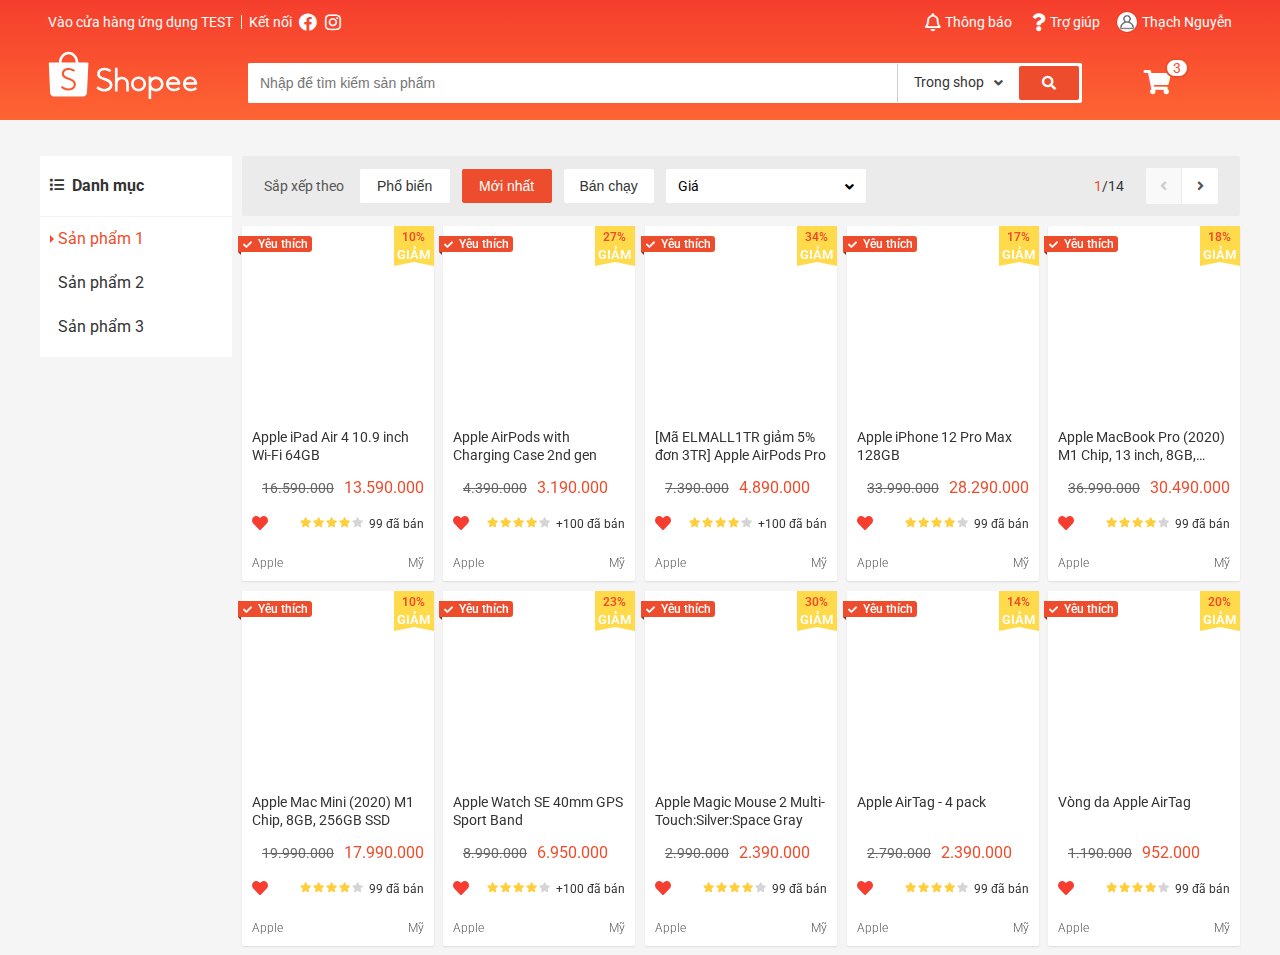
<file: index.html>
<!DOCTYPE html>
<html lang="en">
<head>
    <meta charset="UTF-8">
    <meta http-equiv="X-UA-Compatible" content="IE=edge">
    <meta name="viewport" content="width=device-width, initial-scale=1.0">
    <title>Document</title>
    <link rel="stylesheet" href="./asset/css/base.css">
    <link rel="stylesheet" href="./asset/css/main.css">
    <link rel="stylesheet" href="./asset/fonts/fontawesome-free-5.15.4-web/css/all.min.css">
    <link href="https://fonts.googleapis.com/css2?family=Roboto:wght@300;400;500;700&display=swap" rel="stylesheet">
</head>
<body>
    <!-- BEM ( Block ELement Modifier) -->
    <div class="app">
        <header class="header">
            <div class="grid">
                
                <nav class="header__navbar">
                    <ul class="header__navbar-list">
                        <li class="header__navbar-item header__navbar-item--has-qr header__navbar-item--separate">
                            Vào cửa hàng ứng dụng TEST
                            <!-- header QR code -->
                            <div class="header__qr">
                                <img src="./asset/img/QR.png" alt="QR code" class="header__qr-img">
                                <div class="header__qr-apps">
                                    <a href="" class="header__qr-link">
                                        <img src="./asset/img/Android.png" alt="Google Play" class="header__qr-download-img">
                                    </a>
                                    <a href="" class="header__qr-link">
                                        <img src="./asset/img/IOS.png" alt="App Store" class="header__qr-download-img">
                                    </a>
                                </div>
                            </div>
                        </li>
                        <li class="header__navbar-item">
                            <span class="header__navbar-tille--no-pointer">Kết nối</span>
                            <a href="" class="header__navbar-icon-link">
                                <i class="header__navbar-icon fab fa-facebook"></i>
                            </a>
                            <a href="" class="header__navbar-icon-link">
                                <i class="header__navbar-icon fab fa-instagram"></i>
                            </a>
                            
                        </li>
    
                    </ul>

                    <ul class="header__navbar-list">
                        <li class="header__navbar-item header__navbar-item--has-notify">
                            <a href="" class="header__navbar-item-link">
                                <i class="far fa-bell"></i>
                                Thông báo
                            </a>
                            <!-- bảng thông báo -->
                            <div class="header__notify">
                                <header class="header__notify-header">
                                    <h3>Thông báo mới nhận</h3>
                                </header>
                                <ul class="header__notify-list">
                                    <li class="header__notify-item header__notify-item--viewed">
                                        <a href="" class="header__notify-link">
                                            <img src="./asset/img/1.jfif" alt="" class="header__notify-img">
                                            <div class="header__notify-info">
                                                <span class="header__notify-name">Laptop Acer Aspire 7 Gaming A715 41G R150 R7 3750H/8GB/512GB/4GB GTX1650Ti/Balo/Win10</span>
                                                <span class="header__notify-descrition">Acer Aspire 7 A715 41G R150 R7 (NH.Q8SSV.004) được thiết kế gọn gàng với cấu hình mạnh mẽ nhờ CPU AMD Ryzen 7 và card đồ hoạ NVIDIA GeForce GTX 1650Ti giúp tối ưu trải nghiệm chơi game, đáp ứng đa dạng nhu cầu sử dụng.</span>
                                            </div>
                                        </a>
                                    </li>
                                    <li class="header__notify-item header__notify-item--viewed">
                                        <a href="" class="header__notify-link">
                                            <img src="./asset/img/2.jpg" alt="" class="header__notify-img">
                                            <div class="header__notify-info">
                                                <span class="header__notify-name">Điện thoại iPhone 12 Pro 512GB</span>
                                                <span class="header__notify-descrition">Thêm siêu phẩm của series iPhone 12 được Apple cho ra mắt trong sự kiện “Hi Speed”, mang trên mình các yếu tố của một siêu phẩm với nhiều tính năng đặc biệt, hấp dẫn và không ai khác đó chính là iPhone 12 Pro 512 GB.</span>
                                            </div>
                                        </a>
                                    </li>
                                    <li class="header__notify-item header__notify-item--viewed">
                                        <a href="" class="header__notify-link">
                                            <img src="./asset/img/3.jpg" alt="" class="header__notify-img">
                                            <div class="header__notify-info">
                                                <span class="header__notify-name">Máy tính bảng iPad Pro M1 12.9 inch WiFi Cellular 256GB (2021)</span>
                                                <span class="header__notify-descrition">Máy tính bảng iPad Pro M1 12.9 inch Wifi Cellular 256GB (2021) trang bị con chip vô cùng mạnh mẽ M1 cùng công nghệ màn hình mới mini-LED được rất nhiều người dùng đón nhận nồng nhiệt và đánh giá rất tốt sản phẩm này đến từ Apple.</span>
                                            </div>
                                        </a>
                                    </li>
                                </ul>
                                <footer class="header__notify-footer">
                                    <a href="" class="header__notify-footer-btn">Xem tất cả</a>

                                </footer>
                            </div>
                        </li>
                        <li class="header__navbar-item">
                            <a href="" class="header__navbar-item-link">
                                <i class="header__navbar-icon fas fa-question"></i>
                                Trợ giúp
                            </a>
                        </li>
                        <!-- <li class="header__navbar-item header__navbar-item--strong header__navbar-item--separate">Đăng ký</li>
                        <li class="header__navbar-item header__navbar-item--strong">Đăng nhập</li> -->
                        <li class="header__navbar-item header__navbar-user">
                            <img src="./asset/img/user.png" alt="" class="header__navbar-user-img">
                            <span class="header__navbar-user-name">Thạch Nguyễn</span>

                            <ul class="header__navbar-user-menu">
                                <li class="header__navbar-user-item">
                                    <a href="">Tài khoản của tôi</a>
                                </li>
                                <li class="header__navbar-user-item">
                                    <a href="">Đại chỉ của tôi</a>
                                </li>
                                <li class="header__navbar-user-item">
                                    <a href="">Đơn mua</a>
                                </li>
                                <li class="header__navbar-user-item header__navbar-user-item--separate">
                                    <a href="">Đăng xuất</a>
                                </li>
                            </ul>
                        </li>
                    </ul>
                </nav>
                <!-- header with seach -->
                <div class="header-with-seach">
                    <div class="header__logo">
                        <a href="/" class="header__logo-link">
                            <svg viewBox="0 0 192 65" class="header__logo-img">
                                <g fill-rule="evenodd">
                                    <path
                                        fill=#fff d="M35.6717403 44.953764c-.3333497 2.7510509-2.0003116 4.9543414-4.5823845 6.0575984-1.4379707.6145919-3.36871.9463856-4.896954.8421628-2.3840266-.0911143-4.6237865-.6708937-6.6883352-1.7307424-.7375522-.3788551-1.8370513-1.1352759-2.6813095-1.8437757-.213839-.1790053-.239235-.2937577-.0977428-.4944671.0764015-.1151823.2172535-.3229831.5286218-.7791994.45158-.6616533.5079208-.7446018.5587128-.8221779.14448-.2217688.3792333-.2411091.6107855-.0588804.0243289.0189105.0243289.0189105.0426824.0333083.0379873.0294402.0379873.0294402.1276204.0990653.0907002.0706996.14448.1123887.166248.1287205 2.2265285 1.7438508 4.8196989 2.7495466 7.4376251 2.8501162 3.6423042-.0496401 6.2615109-1.6873341 6.7308041-4.2020035.5160305-2.7675977-1.6565047-5.1582742-5.9070334-6.4908212-1.329344-.4166762-4.6895175-1.7616869-5.3090528-2.1250697-2.9094471-1.7071043-4.2697358-3.9430584-4.0763845-6.7048539.296216-3.8283059 3.8501677-6.6835796 8.340785-6.702705 2.0082079-.004083 4.0121475.4132378 5.937338 1.2244562.6816382.2873109 1.8987274.9496089 2.3189359 1.2633517.2420093.1777159.2898136.384872.1510957.60836-.0774686.12958-.2055158.3350171-.4754821.7632974l-.0029878.0047276c-.3553311.5640922-.3664286.5817134-.447952.7136572-.140852.2144625-.3064598.2344475-.5604202.0732783-2.0600669-1.3839063-4.3437898-2.0801572-6.8554368-2.130442-3.126914.061889-5.4706057 1.9228561-5.6246892 4.4579402-.0409751 2.2896772 1.676352 3.9613243 5.3858811 5.2358503 7.529819 2.4196871 10.4113092 5.25648 9.869029 9.7292478M26.3725216 5.42669372c4.9022893 0 8.8982174 4.65220288 9.0851664 10.47578358H17.2875686c.186949-5.8235807 4.1828771-10.47578358 9.084953-10.47578358m25.370857 11.57065968c0-.6047069-.4870064-1.0948761-1.0875481-1.0948761h-11.77736c-.28896-7.68927544-5.7774923-13.82058185-12.5059489-13.82058185-6.7282432 0-12.2167755 6.13130641-12.5057355 13.82058185l-11.79421958.0002149c-.59136492.0107446-1.06748731.4968309-1.06748731 1.0946612 0 .0285807.00106706.0569465.00320118.0848825H.99995732l1.6812605 37.0613963c.00021341.1031483.00405483.2071562.01173767.3118087.00170729.0236381.003628.0470614.00554871.0704847l.00362801.0782207.00405483.004083c.25545428 2.5789222 2.12707837 4.6560709 4.67201764 4.7519129l.00576212.0055872h37.4122078c.0177132.0002149.0354264.0004298.0531396.0004298.0177132 0 .0354264-.0002149.0531396-.0004298h.0796027l.0017073-.0015043c2.589329-.0706995 4.6867431-2.1768587 4.9082648-4.787585l.0012805-.0012893.0017073-.0350275c.0021341-.0275062.0040548-.0547975.0057621-.0823037.0040548-.065757.0068292-.1312992.0078963-.1964115l1.8344904-37.207738h-.0012805c.001067-.0186956.0014939-.0376062.0014939-.0565167M176.465457 41.1518926c.720839-2.3512494 2.900423-3.9186779 5.443734-3.9186779 2.427686 0 4.739107 1.6486899 5.537598 3.9141989l.054826.1556978h-11.082664l.046506-.1512188zm13.50267 3.4063683c.014933.0006399.014933.0006399.036906.0008531.021973-.0002132.021973-.0002132.044372-.0008531.53055-.0243144.950595-.4766911.950595-1.0271786 0-.0266606-.000853-.0496953-.00256-.0865936.000427-.0068251.000427-.020262.000427-.0635588 0-5.1926268-4.070748-9.4007319-9.09145-9.4007319-5.020488 0-9.091235 4.2081051-9.091235 9.4007319 0 .3871116.022399.7731567.067838 1.1568557l.00256.0204753.01408.1013102c.250022 1.8683731 1.047233 3.5831812 2.306302 4.9708108-.00064-.0006399.00064.0006399.007253.0078915 1.396026 1.536289 3.291455 2.5833031 5.393601 2.9748936l.02752.0053321v-.0027727l.13653.0228215c.070186.0119439.144211.0236746.243409.039031 2.766879.332724 5.221231-.0661182 7.299484-1.1127057.511777-.2578611.971928-.5423827 1.37064-.8429007.128211-.0968312.243622-.1904632.34346-.2781231.051412-.0452164.092372-.083181.114131-.1051493.468898-.4830897.498124-.6543572.215249-1.0954297-.31146-.4956734-.586228-.9179769-.821744-1.2675504-.082345-.1224254-.154023-.2267215-.214396-.3133151-.033279-.0475624-.033279-.0475624-.054399-.0776356-.008319-.0117306-.008319-.0117306-.013866-.0191956l-.00256-.0038391c-.256208-.3188605-.431565-.3480805-.715933-.0970445-.030292.0268739-.131624.1051493-.14997.1245582-1.999321 1.775381-4.729508 2.3465571-7.455854 1.7760208-.507724-.1362888-.982595-.3094759-1.419919-.5184948-1.708127-.8565509-2.918343-2.3826022-3.267563-4.1490253l-.02752-.1394881h13.754612zM154.831964 41.1518926c.720831-2.3512494 2.900389-3.9186779 5.44367-3.9186779 2.427657 0 4.739052 1.6486899 5.537747 3.9141989l.054612.1556978h-11.082534l.046505-.1512188zm13.502512 3.4063683c.015146.0006399.015146.0006399.037118.0008531.02176-.0002132.02176-.0002132.044159-.0008531.530543-.0243144.950584-.4766911.950584-1.0271786 0-.0266606-.000854-.0496953-.00256-.0865936.000426-.0068251.000426-.020262.000426-.0635588 0-5.1926268-4.070699-9.4007319-9.091342-9.4007319-5.020217 0-9.091343 4.2081051-9.091343 9.4007319 0 .3871116.022826.7731567.068051 1.1568557l.00256.0204753.01408.1013102c.250019 1.8683731 1.04722 3.5831812 2.306274 4.9708108-.00064-.0006399.00064.0006399.007254.0078915 1.396009 1.536289 3.291417 2.5833031 5.393538 2.9748936l.027519.0053321v-.0027727l.136529.0228215c.070184.0119439.144209.0236746.243619.039031 2.766847.332724 5.22117-.0661182 7.299185-1.1127057.511771-.2578611.971917-.5423827 1.370624-.8429007.128209-.0968312.243619-.1904632.343456-.2781231.051412-.0452164.09237-.083181.11413-.1051493.468892-.4830897.498118-.6543572.215246-1.0954297-.311457-.4956734-.586221-.9179769-.821734-1.2675504-.082344-.1224254-.154022-.2267215-.21418-.3133151-.033492-.0475624-.033492-.0475624-.054612-.0776356-.008319-.0117306-.008319-.0117306-.013866-.0191956l-.002346-.0038391c-.256419-.3188605-.431774-.3480805-.716138-.0970445-.030292.0268739-.131623.1051493-.149969.1245582-1.999084 1.775381-4.729452 2.3465571-7.455767 1.7760208-.507717-.1362888-.982582-.3094759-1.419902-.5184948-1.708107-.8565509-2.918095-2.3826022-3.267311-4.1490253l-.027733-.1394881h13.754451zM138.32144123 49.7357905c-3.38129629 0-6.14681004-2.6808521-6.23169343-6.04042014v-.31621743c.08401943-3.35418649 2.85039714-6.03546919 6.23169343-6.03546919 3.44242097 0 6.23320537 2.7740599 6.23320537 6.1960534 0 3.42199346-2.7907844 6.19605336-6.23320537 6.19605336m.00172791-15.67913203c-2.21776751 0-4.33682838.7553485-6.03989586 2.140764l-.19352548.1573553V34.6208558c0-.4623792-.0993546-.56419733-.56740117-.56419733h-2.17651376c-.47409424 0-.56761716.09428403-.56761716.56419733v27.6400724c0 .4539841.10583425.5641973.56761716.5641973h2.17651376c.46351081 0 .56740117-.1078454.56740117-.5641973V50.734168l.19352548.1573553c1.70328347 1.3856307 3.82234434 2.1409792 6.03989586 2.1409792 5.27140956 0 9.54473746-4.2479474 9.54473746-9.48802964 0-5.239867-4.2733279-9.48781439-9.54473746-9.48781439M115.907646 49.5240292c-3.449458 0-6.245805-2.7496948-6.245805-6.1425854 0-3.3928907 2.79656-6.1427988 6.245805-6.1427988 3.448821 0 6.24538 2.7499081 6.24538 6.1427988 0 3.3926772-2.796346 6.1425854-6.24538 6.1425854m.001914-15.5438312c-5.28187 0-9.563025 4.2112903-9.563025 9.4059406 0 5.1944369 4.281155 9.4059406 9.563025 9.4059406 5.281657 0 9.562387-4.2115037 9.562387-9.4059406 0-5.1946503-4.280517-9.4059406-9.562387-9.4059406M94.5919049 34.1890939c-1.9281307 0-3.7938902.6198995-5.3417715 1.7656047l-.188189.1393105V23.2574169c0-.4254677-.1395825-.5643476-.5649971-.5643476h-2.2782698c-.4600414 0-.5652122.1100273-.5652122.5643476v29.2834155c0 .443339.1135587.5647782.5652122.5647782h2.2782698c.4226187 0 .5649971-.1457701.5649971-.5647782v-9.5648406c.023658-3.011002 2.4931278-5.4412923 5.5299605-5.4412923 3.0445753 0 5.516841 2.4421328 5.5297454 5.4630394v9.5430935c0 .4844647.0806524.5645628.5652122.5645628h2.2726775c.481764 0 .565212-.0824666.565212-.5645628v-9.5710848c-.018066-4.8280677-4.0440197-8.7806537-8.9328471-8.7806537M62.8459442 47.7938061l-.0053397.0081519c-.3248668.4921188-.4609221.6991347-.5369593.8179812-.2560916.3812097-.224267.551113.1668119.8816949.91266.7358184 2.0858968 1.508535 2.8774525 1.8955369 2.2023021 1.076912 4.5810275 1.646045 7.1017886 1.6975309 1.6283921.0821628 3.6734936-.3050536 5.1963734-.9842376 2.7569891-1.2298679 4.5131066-3.6269626 4.8208863-6.5794607.4985136-4.7841067-2.6143125-7.7747902-10.6321784-10.1849709l-.0021359-.0006435c-3.7356476-1.2047686-5.4904836-2.8064071-5.4911243-5.0426086.1099976-2.4715346 2.4015793-4.3179454 5.4932602-4.4331449 2.4904317.0062212 4.6923065.6675996 6.8557356 2.0598624.4562232.2767364.666607.2256796.9733188-.172263.035242-.0587797.1332787-.2012238.543367-.790093l.0012815-.0019308c.3829626-.5500403.5089793-.7336731.5403767-.7879478.258441-.4863266.2214903-.6738208-.244985-1.0046173-.459427-.3290803-1.7535544-1.0024722-2.4936356-1.2978721-2.0583439-.8211991-4.1863175-1.2199998-6.3042524-1.1788111-4.8198184.1046878-8.578747 3.2393171-8.8265087 7.3515337-.1572005 2.9703036 1.350301 5.3588174 4.5000778 7.124567.8829712.4661613 4.1115618 1.6865902 5.6184225 2.1278667 4.2847814 1.2547527 6.5186944 3.5630343 6.0571315 6.2864205-.4192725 2.4743234-3.0117991 4.1199394-6.6498372 4.2325647-2.6382344-.0549182-5.2963324-1.0217793-7.6043603-2.7562084-.0115337-.0083664-.0700567-.0519149-.1779185-.1323615-.1516472-.1130543-.1516472-.1130543-.1742875-.1300017-.4705335-.3247898-.7473431-.2977598-1.0346184.1302162-.0346012.0529875-.3919333.5963776-.5681431.8632459"
                                    ></path>
                                </g>
                            </svg>
                        </a>
                    </div>
                    
                    <div class="header__seach">
                        <div class="header__seach-input-wrap">
                            <input type="text" class="header__seach-input" placeholder="Nhập để tìm kiếm sản phẩm">
                            <!-- Search history -->
                            <div class="header__seach-history"> 
                                <h3 class="header__seach-history-heading">Lịch sử tìm kiếm</h3>
                                <ul class="header__seach-history-list">
                                    <li class="header__seach-history-item">
                                        <a href="">Đồ điện tử</a>
                                    </li>
                                    <li class="header__seach-history-item">
                                        <a href="">Đồ trang điểm</a>
                                    </li>
                                    <li class="header__seach-history-item">
                                        <a href="">Sửa rửa mặt</a>
                                    </li>
                                </ul>
                            </div>
                        </div> 
                        <div class="header__seach-select">
                            <span class="header__seach-select-label">Trong shop</span>
                            <i class="header__seach-select-icon fas fa-angle-down"></i>

                            <ul class="header__seach-option">
                                <li class="header__seach-option-item header__seach-option-item--active">
                                    <span>Trong shop</span>
                                    <i class="fas fa-check"></i>
                                </li>
                                <li class="header__seach-option-item">
                                    <span>Ngoài shop</span>
                                    <i class="fas fa-check"></i>
                                </li>
                            </ul>
                        </div>
                        <button class="header__seach-btn">
                            <i class="header__seach-btn-icon fas fa-search"></i>
                        </button>
                    </div>
                    <!-- Giỏ hàng -->
                    <div class="header__cart">
                        <div class="header__cart-wrap">
                            <i class="header__cart-icon fas fa-shopping-cart"></i>
                            <span class="header__cart-notice">3</span>
                            <!-- no cart : header__cart-list--no-cart -->
                            <div class="header__cart-list  ">
                               <img src="./asset/img/6.png" alt="" class="header__cart-no-cart-img">
                                <span class="header__cart-list-no-cart-msg">
                                    Chưa có Sản phẩm
                                </span>

                                <h4 class="header__cart--heading">Sản phẩm đã thêm</h4>
                                <ul class="header__cart-list-item">
                                    <!-- Cart item -->
                                    <li class="header__cart-item">
                                        <img src="./asset/img/2.jpg" alt="" class="header__cart-img">
                                        <div class="header__cart-item-info">
                                            <div class="header__cart-item-head">
                                                <h5 class="header__cart-item-name">Iphone 12 Pro Max 256GB</h5>
                                                <div class="header__cart-item-price-wrap">
                                                    <span class="header__cart-item-price">30.000.000đ</span>
                                                    <span class="header__cart-item-multipy">x</span>
                                                    <span class="header__cart-item-qnt">2</span>
                                                </div>
                                            </div>
                                            <div class="header__cart-item-body">
                                                <span class="header__cart-item-description">
                                                    Phân loại: Xanh
                                                </span>
                                                <span class="header__cart-item-remove">Xóa</span>
                                            </div>
                                        </div>
                                    </li>
                                    <li class="header__cart-item">
                                        <img src="./asset/img/3.jpg" alt="" class="header__cart-img">
                                        <div class="header__cart-item-info">
                                            <div class="header__cart-item-head">
                                                <h5 class="header__cart-item-name">IPad Pro  256GB</h5>
                                                <div class="header__cart-item-price-wrap">
                                                    <span class="header__cart-item-price">30.000.000đ</span>
                                                    <span class="header__cart-item-multipy">x</span>
                                                    <span class="header__cart-item-qnt">1</span>
                                                </div>
                                            </div>
                                            <div class="header__cart-item-body">
                                                <span class="header__cart-item-description">
                                                    Phân loại: đen
                                                </span>
                                                <span class="header__cart-item-remove">Xóa</span>
                                            </div>
                                        </div>
                                    </li>
                                    <li class="header__cart-item">
                                        <img src="./asset/img/1.jfif" alt="" class="header__cart-img">
                                        <div class="header__cart-item-info">
                                            <div class="header__cart-item-head">
                                                <h5 class="header__cart-item-name">Laptop Dell Core i9</h5>
                                                <div class="header__cart-item-price-wrap">
                                                    <span class="header__cart-item-price">28.000.000đ</span>
                                                    <span class="header__cart-item-multipy">x</span>
                                                    <span class="header__cart-item-qnt">3</span>
                                                </div>
                                            </div>
                                            <div class="header__cart-item-body">
                                                <span class="header__cart-item-description">
                                                    Phân loại: Đen
                                                </span>
                                                <span class="header__cart-item-remove">Xóa</span>
                                            </div>
                                        </div>
                                    </li>
                                </ul>

                                <a class="header__cart-view-cart btn btn--primary">Xem giỏ hàng</a>
                            </div> 
                        </div>
                        
                    </div>
                </div>
            </div>
        </header>
        <div class="app__container">
            <div class="grid">
                <div class="grid__row app__content">
                    <div class="grid__column-2">
                        <nav class="category">
                            <h3 class="category__heading">
                                <i class="category__heading-icon fas fa-list"></i>
                                Danh mục
                            </h3>
                            <ul class="category__list">
                                <li class="category-item category-item--active">
                                    <a href="/" class="category-item__link">Sản phẩm 1</a>
                                </li>
                                <li class="category-item">
                                    <a href="/" class="category-item__link">Sản phẩm 2</a>
                                </li>
                                <li class="category-item">
                                    <a href="/" class="category-item__link">Sản phẩm 3</a>
                                </li>
                            </ul>
                        </nav>
                    </div>
    
                    <div class="grid__column-10">
                        <div class="home-filter">
                            <span class="home-filter__label">Sắp xếp theo</span>
                            <button class="home-filter__btn btn">Phổ biến</button>
                            <button class="home-filter__btn btn home-filter__btn btn--primary">Mới nhất</button>
                            <button class="home-filter__btn btn">Bán chạy</button>

                            <div class="select-input">
                                <span class="select-input__label">Giá</span>
                                <i class="select-input__icon fas fa-angle-down"></i>
                                <!-- List options -->
                                <ul class="select-input__list">
                                    <li class="select-input__item">
                                        <a href="" class="select-input__link">Giá: Thấp đến cao</a>
                                     
                                    </li>
                                    <li class="select-input__item">
                                        
                                        <a href="" class="select-input__link">Giá: Cao đến thấp</a>
                                    </li>
                                </ul>
                            </div>
                            <div class="home-filter__page">
                                <span class="home-filter__page-num">
                                    <span class="home-filter__page-current">1</span>/14
                                </span>
                                <div class="home-filter__page-control">
                                    <a href="" class="home-filter__page-btn home-filter__page-btn--disable">
                                        <i class="home-filter__page-icon fas fa-angle-left"></i>
                                    </a>
                                    <a href="" class="home-filter__page-btn">
                                        <i class="home-filter__page-icon fas fa-angle-right"></i>
                                    </a>
                                </div>
                            </div>
                        </div>

                        <!-- dựng khung sản phẩm -->
                        <div class="home-product">
                            <div class="grid__row">
                                <div class="grid__column-2-4">
                                    <!-- product item -->
                                    <a class="home-product-item" href="https://shopee.vn/Apple-iPad-Air-4-10.9-inch-Wi-Fi-64GB-i.88201679.5076952578">
                                        <div class="home-product-item__img" style="background-image: url(https://cf.shopee.vn/file/74a8326d4b2d1c617bab5a49f450341b);"></div>
                                        <h4 class="home-product-item__name">Apple iPad Air 4 10.9 inch Wi-Fi 64GB</h4>
                                        <div class="home-product-item__price">
                                            <span class="home-product-item__price-old">16.590.000</span>
                                            <span class="home-product-item__price-current">13.590.000</span>
                                        </div>
                                        <div class="home-product-item__action">
                                             <span class="home-product-item__like home-product-item__liked">
                                                <i class="home-product-item__like-icon-empty far fa-heart"></i>
                                                <i class="home-product-item__like-icon-fill fas fa-heart"></i>
                                            </span>
                                            <div class="home-product-item__rating">
                                                 <i class="home-product-item__star--gold fas fa-star"></i>
                                                 <i class="home-product-item__star--gold fas fa-star"></i>
                                                 <i class="home-product-item__star--gold fas fa-star"></i>
                                                <i class="home-product-item__star--gold fas fa-star"></i>
                                                <i class="fas fa-star"></i>
                                            </div>
                                             <span class="home-product-item__sold">99 đã bán</span>
                                        </div>
                                        <div class="home-product-item__origin">
                                            <span class="home-product-item__brand">Apple</span>
                                            <span class="home-product-item__origin-name">Mỹ</span>
                                        </div>
                                        <div class="home-product-item__favourite">
                                            <i class="fas fa-check"></i>
                                            <span>Yêu thích</span>
                                        </div>
                                        <div class="home-product-item__sale-off">
                                             <span class="home-product-item__sale-off-precent">10%</span>
                                            <span class="home-product-item__sale-off-label">GIẢM</span>
                                        </div>
                                    </a>
                                    
                                </div>
                                <div class="grid__column-2-4">
                                    <!-- product item -->
                                    <a class="home-product-item" href="https://shopee.vn/Apple-AirPods-with-Charging-Case-2nd-gen-i.88201679.6543991657">
                                        <div class="home-product-item__img" style="background-image: url(https://cf.shopee.vn/file/1553529b098197d0493e41cde92c011e);"></div>
                                        <h4 class="home-product-item__name">Apple AirPods with Charging Case 2nd gen</h4>
                                        <div class="home-product-item__price">
                                            <span class="home-product-item__price-old">4.390.000</span>
                                            <span class="home-product-item__price-current">3.190.000</span>
                                        </div>
                                        <div class="home-product-item__action">
                                             <span class="home-product-item__like home-product-item__liked">
                                                <i class="home-product-item__like-icon-empty far fa-heart"></i>
                                                <i class="home-product-item__like-icon-fill fas fa-heart"></i>
                                            </span>
                                            <div class="home-product-item__rating">
                                                 <i class="home-product-item__star--gold fas fa-star"></i>
                                                 <i class="home-product-item__star--gold fas fa-star"></i>
                                                 <i class="home-product-item__star--gold fas fa-star"></i>
                                                <i class="home-product-item__star--gold fas fa-star"></i>
                                                <i class="fas fa-star"></i>
                                            </div>
                                             <span class="home-product-item__sold">+100 đã bán</span>
                                        </div>
                                        <div class="home-product-item__origin">
                                            <span class="home-product-item__brand">Apple</span>
                                            <span class="home-product-item__origin-name">Mỹ</span>
                                        </div>
                                        <div class="home-product-item__favourite">
                                            <i class="fas fa-check"></i>
                                            <span>Yêu thích</span>
                                        </div>
                                        <div class="home-product-item__sale-off">
                                             <span class="home-product-item__sale-off-precent">27%</span>
                                            <span class="home-product-item__sale-off-label">GIẢM</span>
                                        </div>
                                    </a>
                                    
                                </div>
                                <div class="grid__column-2-4">
                                    <!-- product item -->
                                    <a class="home-product-item" href="https://shopee.vn/-M%C3%A3-ELMALL1TR-gi%E1%BA%A3m-5-%C4%91%C6%A1n-3TR-Apple-AirPods-Pro-i.88201679.7743986580">
                                        <div class="home-product-item__img" style="background-image: url(https://cf.shopee.vn/file/5b0ee8b80d604dd93e2b77278b770928);"></div>
                                        <h4 class="home-product-item__name">[Mã ELMALL1TR giảm 5% đơn 3TR] Apple AirPods Pro</h4>
                                        <div class="home-product-item__price">
                                            <span class="home-product-item__price-old">7.390.000</span>
                                            <span class="home-product-item__price-current">4.890.000</span>
                                        </div>
                                        <div class="home-product-item__action">
                                             <span class="home-product-item__like home-product-item__liked">
                                                <i class="home-product-item__like-icon-empty far fa-heart"></i>
                                                <i class="home-product-item__like-icon-fill fas fa-heart"></i>
                                            </span>
                                            <div class="home-product-item__rating">
                                                 <i class="home-product-item__star--gold fas fa-star"></i>
                                                 <i class="home-product-item__star--gold fas fa-star"></i>
                                                 <i class="home-product-item__star--gold fas fa-star"></i>
                                                <i class="home-product-item__star--gold fas fa-star"></i>
                                                <i class="fas fa-star"></i>
                                            </div>
                                             <span class="home-product-item__sold">+100 đã bán</span>
                                        </div>
                                        <div class="home-product-item__origin">
                                            <span class="home-product-item__brand">Apple</span>
                                            <span class="home-product-item__origin-name">Mỹ</span>
                                        </div>
                                        <div class="home-product-item__favourite">
                                            <i class="fas fa-check"></i>
                                            <span>Yêu thích</span>
                                        </div>
                                        <div class="home-product-item__sale-off">
                                             <span class="home-product-item__sale-off-precent">34%</span>
                                            <span class="home-product-item__sale-off-label">GIẢM</span>
                                        </div>
                                    </a>
                                    
                                </div>
                                <div class="grid__column-2-4">
                                    <!-- product item -->
                                    <a class="home-product-item" href="https://shopee.vn/Apple-iPhone-12-Pro-Max-128GB-i.88201679.6360756336">
                                        <div class="home-product-item__img" style="background-image: url(https://cf.shopee.vn/file/2dd923298ba0685a2288af4ae443c51c);"></div>
                                        <h4 class="home-product-item__name">Apple iPhone 12 Pro Max 128GB</h4>
                                        <div class="home-product-item__price">
                                            <span class="home-product-item__price-old">33.990.000</span>
                                            <span class="home-product-item__price-current">28.290.000</span>
                                        </div>
                                        <div class="home-product-item__action">
                                             <span class="home-product-item__like home-product-item__liked">
                                                <i class="home-product-item__like-icon-empty far fa-heart"></i>
                                                <i class="home-product-item__like-icon-fill fas fa-heart"></i>
                                            </span>
                                            <div class="home-product-item__rating">
                                                 <i class="home-product-item__star--gold fas fa-star"></i>
                                                 <i class="home-product-item__star--gold fas fa-star"></i>
                                                 <i class="home-product-item__star--gold fas fa-star"></i>
                                                <i class="home-product-item__star--gold fas fa-star"></i>
                                                <i class="fas fa-star"></i>
                                            </div>
                                             <span class="home-product-item__sold">99 đã bán</span>
                                        </div>
                                        <div class="home-product-item__origin">
                                            <span class="home-product-item__brand">Apple</span>
                                            <span class="home-product-item__origin-name">Mỹ</span>
                                        </div>
                                        <div class="home-product-item__favourite">
                                            <i class="fas fa-check"></i>
                                            <span>Yêu thích</span>
                                        </div>
                                        <div class="home-product-item__sale-off">
                                             <span class="home-product-item__sale-off-precent">17%</span>
                                            <span class="home-product-item__sale-off-label">GIẢM</span>
                                        </div>
                                    </a>
                                    
                                </div>
                                <div class="grid__column-2-4">
                                    <!-- product item -->
                                    <a class="home-product-item" href="https://shopee.vn/Apple-MacBook-Pro-(2020)-M1-Chip-13-inch-8GB-256GB-SSD-i.88201679.8407857496">
                                        <div class="home-product-item__img" style="background-image: url(https://cf.shopee.vn/file/42c51761d53b623a5bc6fcf8772d9e94);"></div>
                                        <h4 class="home-product-item__name">Apple MacBook Pro (2020) M1 Chip, 13 inch, 8GB, 256GB SSD</h4>
                                        <div class="home-product-item__price">
                                            <span class="home-product-item__price-old">36.990.000</span>
                                            <span class="home-product-item__price-current">30.490.000</span>
                                        </div>
                                        <div class="home-product-item__action">
                                             <span class="home-product-item__like home-product-item__liked">
                                                <i class="home-product-item__like-icon-empty far fa-heart"></i>
                                                <i class="home-product-item__like-icon-fill fas fa-heart"></i>
                                            </span>
                                            <div class="home-product-item__rating">
                                                 <i class="home-product-item__star--gold fas fa-star"></i>
                                                 <i class="home-product-item__star--gold fas fa-star"></i>
                                                 <i class="home-product-item__star--gold fas fa-star"></i>
                                                <i class="home-product-item__star--gold fas fa-star"></i>
                                                <i class="fas fa-star"></i>
                                            </div>
                                             <span class="home-product-item__sold">99 đã bán</span>
                                        </div>
                                        <div class="home-product-item__origin">
                                            <span class="home-product-item__brand">Apple</span>
                                            <span class="home-product-item__origin-name">Mỹ</span>
                                        </div>
                                        <div class="home-product-item__favourite">
                                            <i class="fas fa-check"></i>
                                            <span>Yêu thích</span>
                                        </div>
                                        <div class="home-product-item__sale-off">
                                             <span class="home-product-item__sale-off-precent">18%</span>
                                            <span class="home-product-item__sale-off-label">GIẢM</span>
                                        </div>
                                    </a>
                                    
                                </div>
                                <div class="grid__column-2-4">
                                    <!-- product item -->
                                    <a class="home-product-item" href="https://shopee.vn/Apple-Mac-Mini-(2020)-M1-Chip-8GB-256GB-SSD-i.88201679.5373960213">
                                        <div class="home-product-item__img" style="background-image: url(https://cf.shopee.vn/file/6537e93a0952ec3f602966180ba0bde9);"></div>
                                        <h4 class="home-product-item__name">Apple Mac Mini (2020) M1 Chip, 8GB, 256GB SSD</h4>
                                        <div class="home-product-item__price">
                                            <span class="home-product-item__price-old">19.990.000</span>
                                            <span class="home-product-item__price-current">17.990.000</span>
                                        </div>
                                        <div class="home-product-item__action">
                                             <span class="home-product-item__like home-product-item__liked">
                                                <i class="home-product-item__like-icon-empty far fa-heart"></i>
                                                <i class="home-product-item__like-icon-fill fas fa-heart"></i>
                                            </span>
                                            <div class="home-product-item__rating">
                                                 <i class="home-product-item__star--gold fas fa-star"></i>
                                                 <i class="home-product-item__star--gold fas fa-star"></i>
                                                 <i class="home-product-item__star--gold fas fa-star"></i>
                                                <i class="home-product-item__star--gold fas fa-star"></i>
                                                <i class="fas fa-star"></i>
                                            </div>
                                             <span class="home-product-item__sold">99 đã bán</span>
                                        </div>
                                        <div class="home-product-item__origin">
                                            <span class="home-product-item__brand">Apple</span>
                                            <span class="home-product-item__origin-name">Mỹ</span>
                                        </div>
                                        <div class="home-product-item__favourite">
                                            <i class="fas fa-check"></i>
                                            <span>Yêu thích</span>
                                        </div>
                                        <div class="home-product-item__sale-off">
                                             <span class="home-product-item__sale-off-precent">10%</span>
                                            <span class="home-product-item__sale-off-label">GIẢM</span>
                                        </div>
                                    </a>
                                    
                                </div>
                                <div class="grid__column-2-4">
                                    <!-- product item -->
                                    <a class="home-product-item" href="https://shopee.vn/Apple-Watch-SE-40mm-GPS-Sport-Band-i.88201679.7957497677">
                                        <div class="home-product-item__img" style="background-image: url(https://cf.shopee.vn/file/4e19c33584684be04e886b9652fc2b89);"></div>
                                        <h4 class="home-product-item__name">Apple Watch SE 40mm GPS Sport Band</h4>
                                        <div class="home-product-item__price">
                                            <span class="home-product-item__price-old">8.990.000</span>
                                            <span class="home-product-item__price-current">6.950.000</span>
                                        </div>
                                        <div class="home-product-item__action">
                                             <span class="home-product-item__like home-product-item__liked">
                                                <i class="home-product-item__like-icon-empty far fa-heart"></i>
                                                <i class="home-product-item__like-icon-fill fas fa-heart"></i>
                                            </span>
                                            <div class="home-product-item__rating">
                                                 <i class="home-product-item__star--gold fas fa-star"></i>
                                                 <i class="home-product-item__star--gold fas fa-star"></i>
                                                 <i class="home-product-item__star--gold fas fa-star"></i>
                                                <i class="home-product-item__star--gold fas fa-star"></i>
                                                <i class="fas fa-star"></i>
                                            </div>
                                             <span class="home-product-item__sold">+100 đã bán</span>
                                        </div>
                                        <div class="home-product-item__origin">
                                            <span class="home-product-item__brand">Apple</span>
                                            <span class="home-product-item__origin-name">Mỹ</span>
                                        </div>
                                        <div class="home-product-item__favourite">
                                            <i class="fas fa-check"></i>
                                            <span>Yêu thích</span>
                                        </div>
                                        <div class="home-product-item__sale-off">
                                             <span class="home-product-item__sale-off-precent">23%</span>
                                            <span class="home-product-item__sale-off-label">GIẢM</span>
                                        </div>
                                    </a>
                                    
                                </div>
                                <div class="grid__column-2-4">
                                    <!-- product item -->
                                    <a class="home-product-item" href="https://shopee.vn/Apple-Magic-Mouse-2-Multi-Touch-Silver-Space-Gray-i.88201679.3355877166">
                                        <div class="home-product-item__img" style="background-image: url(https://cf.shopee.vn/file/65839ad53060d658482f23c57197ebe2);"></div>
                                        <h4 class="home-product-item__name">Apple Magic Mouse 2 Multi-Touch:Silver:Space Gray</h4>
                                        <div class="home-product-item__price">
                                            <span class="home-product-item__price-old">2.990.000</span>
                                            <span class="home-product-item__price-current">2.390.000</span>
                                        </div>
                                        <div class="home-product-item__action">
                                             <span class="home-product-item__like home-product-item__liked">
                                                <i class="home-product-item__like-icon-empty far fa-heart"></i>
                                                <i class="home-product-item__like-icon-fill fas fa-heart"></i>
                                            </span>
                                            <div class="home-product-item__rating">
                                                 <i class="home-product-item__star--gold fas fa-star"></i>
                                                 <i class="home-product-item__star--gold fas fa-star"></i>
                                                 <i class="home-product-item__star--gold fas fa-star"></i>
                                                <i class="home-product-item__star--gold fas fa-star"></i>
                                                <i class="fas fa-star"></i>
                                            </div>
                                             <span class="home-product-item__sold">99 đã bán</span>
                                        </div>
                                        <div class="home-product-item__origin">
                                            <span class="home-product-item__brand">Apple</span>
                                            <span class="home-product-item__origin-name">Mỹ</span>
                                        </div>
                                        <div class="home-product-item__favourite">
                                            <i class="fas fa-check"></i>
                                            <span>Yêu thích</span>
                                        </div>
                                        <div class="home-product-item__sale-off">
                                             <span class="home-product-item__sale-off-precent">30%</span>
                                            <span class="home-product-item__sale-off-label">GIẢM</span>
                                        </div>
                                    </a>
                                    
                                </div>
                                <div class="grid__column-2-4">
                                    <!-- product item -->
                                    <a class="home-product-item" href="https://shopee.vn/Apple-AirTag-4-pack-i.88201679.9153753594">
                                        <div class="home-product-item__img" style="background-image: url(https://cf.shopee.vn/file/f99f0a8cafc02c651e244d105fe4911a);"></div>
                                        <h4 class="home-product-item__name">Apple AirTag - 4 pack</h4>
                                        <div class="home-product-item__price">
                                            <span class="home-product-item__price-old">2.790.000</span>
                                            <span class="home-product-item__price-current">2.390.000</span>
                                        </div>
                                        <div class="home-product-item__action">
                                             <span class="home-product-item__like home-product-item__liked">
                                                <i class="home-product-item__like-icon-empty far fa-heart"></i>
                                                <i class="home-product-item__like-icon-fill fas fa-heart"></i>
                                            </span>
                                            <div class="home-product-item__rating">
                                                 <i class="home-product-item__star--gold fas fa-star"></i>
                                                 <i class="home-product-item__star--gold fas fa-star"></i>
                                                 <i class="home-product-item__star--gold fas fa-star"></i>
                                                <i class="home-product-item__star--gold fas fa-star"></i>
                                                <i class="fas fa-star"></i>
                                            </div>
                                             <span class="home-product-item__sold">99 đã bán</span>
                                        </div>
                                        <div class="home-product-item__origin">
                                            <span class="home-product-item__brand">Apple</span>
                                            <span class="home-product-item__origin-name">Mỹ</span>
                                        </div>
                                        <div class="home-product-item__favourite">
                                            <i class="fas fa-check"></i>
                                            <span>Yêu thích</span>
                                        </div>
                                        <div class="home-product-item__sale-off">
                                             <span class="home-product-item__sale-off-precent">14%</span>
                                            <span class="home-product-item__sale-off-label">GIẢM</span>
                                        </div>
                                    </a>
                                    
                                </div>
                                <div class="grid__column-2-4">
                                    <!-- product item -->
                                    <a class="home-product-item" href="https://shopee.vn/V%C3%B2ng-da-Apple-AirTag-i.88201679.3992454875">
                                        <div class="home-product-item__img" style="background-image: url(https://cf.shopee.vn/file/eed0f0fab92e7f8ae6fea181f7fc1b10);"></div>
                                        <h4 class="home-product-item__name">Vòng da Apple AirTag</h4>
                                        <div class="home-product-item__price">
                                            <span class="home-product-item__price-old">1.190.000</span>
                                            <span class="home-product-item__price-current">952.000</span>
                                        </div>
                                        <div class="home-product-item__action">
                                             <span class="home-product-item__like home-product-item__liked">
                                                <i class="home-product-item__like-icon-empty far fa-heart"></i>
                                                <i class="home-product-item__like-icon-fill fas fa-heart"></i>
                                            </span>
                                            <div class="home-product-item__rating">
                                                 <i class="home-product-item__star--gold fas fa-star"></i>
                                                 <i class="home-product-item__star--gold fas fa-star"></i>
                                                 <i class="home-product-item__star--gold fas fa-star"></i>
                                                <i class="home-product-item__star--gold fas fa-star"></i>
                                                <i class="fas fa-star"></i>
                                            </div>
                                             <span class="home-product-item__sold">99 đã bán</span>
                                        </div>
                                        <div class="home-product-item__origin">
                                            <span class="home-product-item__brand">Apple</span>
                                            <span class="home-product-item__origin-name">Mỹ</span>
                                        </div>
                                        <div class="home-product-item__favourite">
                                            <i class="fas fa-check"></i>
                                            <span>Yêu thích</span>
                                        </div>
                                        <div class="home-product-item__sale-off">
                                             <span class="home-product-item__sale-off-precent">20%</span>
                                            <span class="home-product-item__sale-off-label">GIẢM</span>
                                        </div>
                                    </a>
                                    
                                </div>
                               

                             
                            </div>
                        </div>
                    </div>

                </div>
            </div>
        </div>
        <footer class="footer">
        
        </footer>
    </div>
    <!-- moda layout -->
    <!-- <div class="modal">
        <div class="modal__overlay"></div>
        <div class="modal__body"> -->

            <!-- Authen  form register -->
            <!-- <div class="auth-form">
                <div class="auth-form__container">
                <div class="auth-form__header">
                    <h3 class="auth-form__heading">Đăng ký</h3>
                    <span class="auth-form__switch-btn">Đăng Nhập</span>
                
                </div>
                <div class="auth-form__form">
                    <div class="auth-form__group">
                        <input type="text" class="auth-forn__input" placeholder="Email của bạn">

                    </div>
                    <div class="auth-form__group">
                        <input type="password" class="auth-forn__input" placeholder="Mật khẩu của lại">
                    </div>
                    <div class="auth-form__group">
                        <input type="password" class="auth-forn__input" placeholder="Nhập mật khẩu">
                    </div>
                </div>
                <div class="auth-form__aside">
                    <p class="auth-form__policy-text">
                        Bằng việc đăng ký, bạn đã đồng ý với shop về 
                        <a href="" class="auth-form__text-link">Điều khoản dịch vụ</a> &
                        <a href="" class="auth-form__text-link">Chính sách bảo mật</a>
                    </p>
                    <div class="auth-form__controls">
                        <button class="btn btn--normal auth-form__controls-back">TRỞ LẠI</button>
                        <button class="btn btn--primary ">ĐĂNG KÝ</button>
                    </div>
                </div>
                    <div class="auth-form__socials">
                        <a href="" class="auth-form__socials--facebook btn btn--size-s btn--with-icon">
                            <i class="auth-form__socials-icon fab fa-facebook-square"></i>
                            <span class="auth-form__socials-tille">
                                Kết nối với FB

                            </span>
                        </a>
                        <a href="" class="auth-form__socials--google btn btn--size-s btn--with-icon">
                            <i class="auth-form__socials-icon fab fa-google"></i>
                            <span class="auth-form__socials-tille">
                                Kết nối với Google

                             </span>

                        </a>
                    </div>

                </div>
                .
            </div> -->
            <!-- Login form -->
            <!-- <div class="auth-form">
                <div class="auth-form__container">
                <div class="auth-form__header">
                    <h3 class="auth-form__heading">Đăng nhập</h3>
                    <span class="auth-form__switch-btn">Đăng ký</span>
                
                </div>
                <div class="auth-form__form">
                    <div class="auth-form__group">
                        <input type="text" class="auth-forn__input" placeholder="Email của bạn">

                    </div>
                    <div class="auth-form__group">
                        <input type="password" class="auth-forn__input" placeholder="Mật khẩu của lại">
                    </div>
                  
                </div>
                <div class="auth-form__aside">
                    <div class="auth-form__help">
                        <a href="" class="auth-form__help-link auth-form__help-forgot">Quên mật khẩu</a>
                        <span class="auth-form__help-separate"></span>
                        <a href="" class="auth-form__help-link">Cần trợ giúp?</a>
                    </div>
                    <div class="auth-form__controls">
                        <button class="btn btn--normal auth-form__controls-back">TRỞ LẠI</button>
                        <button class="btn btn--primary ">Đăng Nhập</button>
                    </div>
                </div>
                    <div class="auth-form__socials">
                        <a href="" class="auth-form__socials--facebook btn btn--size-s btn--with-icon">
                            <i class="auth-form__socials-icon fab fa-facebook-square"></i>
                            <span class="auth-form__socials-tille">
                                Kết nối với FB

                            </span>
                        </a>
                        <a href="" class="auth-form__socials--google btn btn--size-s btn--with-icon">
                            <i class="auth-form__socials-icon fab fa-google"></i>
                            <span class="auth-form__socials-tille">
                                Kết nối với Google

                             </span>

                        </a>
                    </div>

                </div>
                .
            </div>
        </div>
    </div> -->
</body>
</html>
</file>
<file: asset/css/base.css>
:root {
    --primary-color:#ee4d2d;
    --white-color: #fff;
    --black-color: #000;
    --text-color: #333;
    --border-color:#dbdbdb;
    --star-gold-color: #ffce3e;
    --navbar-height: 34px;
    --header-height: 120px;
    --header-with-search-height: calc(var(--header-height) - var(--navbar-height));

}

* {
    box-sizing: inherit;
    margin: 0;
    padding: 0;
}

html {
    font-size: 62.5%; 
    line-height: 3.6rem;
    font-family: 'Roboto', sans-serif;
    box-sizing: border-box;
}
/* responsive */
.grid {
    width: 1200px;
    max-width: 100%;
    margin: 0 auto;
}

.grid__full-width {
    width: 100%;
}
.grid__row {
    display: flex;
    flex-wrap: wrap;
    margin-left: -5px;
    margin-right: -5px;
}
/* test */
.grid__column-2 {
    padding-left: 5px;
    padding-right: 5px;
    width: 16.6667%;
}
.grid__column-2-4 {
    padding-left: 5px;
    padding-right: 5px;
    width: 20%;
}
.grid__column-10 {
    padding-left: 5px;
    padding-right: 5px;
    width: 83.3334%;
}
/* QR hiện mờ */
@keyframes fadeIn {
    from {
        opacity: 0;
    }
    to {
        opacity: 1;
    }
}
@keyframes growth {
    from {
        transform: scale(var(--growth-from));
    }
    to {
        transform: scale(var(--growth-to));
    }
}
/* moda */
.modal {
    position: fixed;
    top: 0;
    right: 0;
    bottom: 0;
    left: 0;
    display: flex;
    animation: fadeIn linear 0.1s;

}
.modal__overlay {
    position: absolute;
    width: 100%;
    height: 100%;
    background-color: rgba(0,0,0,0.2);
}
.modal__body {
    --growth-from: 0.7;
    --growth-to: 1;
    margin: auto;
    position: relative;
    z-index: 1;
    animation: growth linear 0.1s;
}
/* botton style */
.btn {
    min-width: 124px;
    height: 34px;
    text-decoration: none;
    border: none;
    border-radius: 2px;
    font-size: 1.4rem;
    padding: 0 12px;
    outline: none;
    cursor: pointer;
    color: var(--text-color);
    display: inline-flex;
    align-items: center;
    justify-content: center;
    line-height: 1.6rem;
}
.btn.btn--normal:hover {
    background-color: rgba(0,0,0,0.05);
}

.btn.btn--size-s{
    height: 30px;
    font-size: 8px;
}
.btn.btn--primary {
    background-color: var(--primary-color);
    color: var(--white-color);
}
.btn.btn--disable {
    color: #ccc;
    cursor: default;
    background-color: #999;
}
/* selection */
.select-input {
    position: relative;
    min-width: 200px;
    height: 34px;
    padding: 0 12px;
    border-radius: 2px;
    background-color: var(--white-color);
    display: flex;
    align-items: center;
    justify-content: space-between;
    
}
.select-input__label {
    font-size: 1.4rem;
}
.select-input__icon {
    font-size: 1.4rem;
    color: rgba(131, 131, 131,);
    position: relative;
    top: 1px;
}
.select-input:hover .select-input__list {
    display: block;
}
.select-input__list{
    position: absolute;
    left: 0;
    right: 0;
    top: 35px;
    border-radius: 2px;
    background-color: var(--white-color);
    padding: 8px 16px;
    list-style: none;
    display: none;
    z-index: 1;
}
.select-input__link {
    font-size: 1.2rem;
    color: var(--text-color);
    text-decoration: none;
    display: block;
    padding: 4px 0;

}
.select-input__link:hover {
    color: var(--primary-color);
}
</file>
<file: asset/css/main.css>
/* Tạo khung  */
.header {
    height: var(--header-height);
    background-image: linear-gradient(0, #fe6433,#f53e2d);

}
.header__navbar {
    /* lệnh tách các item ra xa */
    display: flex;
    justify-content: space-between;
}
.header__navbar-list {
    list-style: none; 
    padding-left: 0;
    margin: 4px 0 0 0;
    display: flex;
}
.header__navbar-item{
    margin: 0 8px;
    position: relative;
    min-height: 25px;
}
/* hiện thị tên login */
.header__navbar-user {
    display: flex;
    justify-items: center;
    position: relative;
}
.header__navbar-user:hover .header__navbar-user-menu {
    display: block;
}
.header__navbar-user-img {
    width: 22px;
    height: 22px;
    border-radius: 50%;
    border: 1px solid rgba(0, 0, 0, 0.1);
}
.header__navbar-user-name {
    margin-left: 4px;
    font-size: 1.4rem;
    font-weight: 400;
}
/* Bảng thông tin cá nhân */
.header__navbar-user-menu {
    position: absolute;
    z-index: 1;
    padding-left: 0;
    top: calc(100% + 4px);
    right: 0;
    width: 160px;
    border-radius: 2px;
    background-color: var(--white-color);
    list-style: none;
    box-shadow: 0 1px 2px rgb(228, 225, 225);
    display: none;
}
.header__navbar-user-menu::before {
    content: "";
    border-width: 20px 25px;
    border-style: solid;
    border-color: transparent transparent var(--white-color) transparent;
    position: absolute;
    right: 0.5px;
    top: -30px;
}
.header__navbar-user-menu::after {
    content: "";
    display: block;
    position: absolute;
    top: -8px;
    right: 0;
    width: 74%;
    height: 8px;
}
.header__navbar-user-item--separate {
    border-top: 1px solid rgba(0, 0, 0, 0.05);
}
.header__navbar-user-item a:first-child {
    border-top-left-radius: 2px;
    border-top-right-radius: 2px;
}
.header__navbar-user-item a:last-child {
    border-bottom-left-radius: 2px;
    border-bottom-right-radius: 2px;
}
.header__navbar-user-item a {
    text-decoration: none;
    color: var(--text-color);
    font-size: 1.4rem;
    padding: 2px 16px;
    display: block;
}
.header__navbar-user-item a:hover {
    background-color: #fafafa;
}
/* ẩn QR */
.header__navbar-item--has-qr:hover .header__qr {
    display: block;
}
.header__navbar-item--has-notify:hover .header__notify {
    display: block;
}
/* tùy chỉnh chữ */
.far {
    font-size: 1.8rem;
    margin-right: 4px;
}
.header__navbar-item,
.header__navbar-item-link {
    display: inline-block;
    font-size: 1.4rem;
    color: var(--white-color);
    text-decoration: none;
    font-weight: 300px;
}
/* cân bằng  */
.header__navbar-item,
.header__navbar-item-link,
.header__navbar-icon-link{
    display: flex;
    align-items: center;
}
/* làm mờ */
.header__navbar-item:hover,
.header__navbar-icon-link:hover,
.header__navbar-item-link:hover {
    cursor: pointer;
    color: rgba(255,255,255,0.7);
}
/* chữ đậm */
.header__navbar-item--strong {
    font-weight: 450;
}
/* thêm dấu gạch dộc */
.header__navbar-item--separate::after {
    content: "";
    display: block;
    position: absolute;
    width: 1px;
    height: 12px;
    background-color: lightgoldenrodyellow;
    height: 14px;
    right: -9px;
    top: 50%;
    transform: translateY(-50%);
 
}
/* chỉnh màu icon */
.header__navbar-icon-link {
    color: var(--white-color);
    text-decoration: none;
}
.header__navbar-icon-link:nth-child(2) {
    margin-left: 3px;
}
/* kích thước icon */
.header__navbar-icon {
    font-size: 1.8rem;
    margin: 0 4px;
}
/* chữ không mờ và đổi biểu tượng click */
.header__navbar-tille--no-pointer {
    cursor: text;
    color: var(--white-color);
}
/* header QR code */
.header__qr{
    width: 186px;
    background-color: var(--white-color);
    position: absolute;
    left: 0;
    top: 100%;
    padding: 8px;
    border-radius: 2px;
    display: none;
    animation: fadeIn ease-in 0.3s;
    z-index: 1;
}
.header__qr::before {
    position: absolute;
    left: 0%;
    top: -16px;
    width: 100%;
    height: 20px;
    content: "";
    display: block;
}
.header__qr-img{
    width: 100%;
}
.header__qr-apps{
    display: flex;
    justify-content: space-between;

}
.header__qr-link:nth-child(1) {
   margin: 6px;
}
.header__qr-link:nth-child(2) {
    margin: 5px;
}
.header__qr-download-img{
    height: 16px;
}
/* header notify */
.header__notify {
    position: absolute;
    top:  120%;
    right: 0;
    width: 404px;
    border: 1px solid#D3D3D3;
    background-color: var(--white-color);
    cursor:default;
    transform-origin: calc(100% - 20px) top;
    animation: headerNotifyGrowth ease-in 0.25s;
    display: none;
    z-index: 2;
    border-radius: 2px;
}
.header__notify::before {
    content: "";
    border-width: 20px 25px;
    border-style: solid;
    border-color: transparent transparent var(--white-color) transparent;
    position: absolute;
    right: 0.5px;
    top: -30px;
}
.header__notify::after {
    content: "";
    position: absolute;
    display: block;
    right: 0;
    top: -16px;
    width: 90px;
    height: 20px;
    background-color:transparent;
}
@keyframes headerNotifyGrowth {
    from    {
        opacity: 0;
        transform: scale(0);
    }
    to  {
        opacity: 1;
        transform: scale(1);
    }
}
.header__notify-header{
    height: 40px;
    background-color: var(--white-color);
}
.header__notify-header h3 {
    color: #666;
    margin: 0 0 0 12px;
    font-weight: 400;
    font-size: 1.5rem;
    line-height: 40px;
    user-select: none;
}
.header__notify-list{
    padding-left: 0;
    

}
.header__notify-item{
    display: flex;
}
.header__notify-item:hover{
    background-color: #fffafa;
}
.header__notify-item--viewed{
    background-color: rgba(212, 104, 87, 0.07);
}
.header__notify-link{
    display: flex;
    width: 100%;
    padding: 12px;
    text-decoration: none;
}
.header__notify-img{
    width: 42px;
    object-fit: contain;
}
.header__notify-info{
    margin-left: 12px;
}
.header__notify-name{
    display: block;
    font-size: 1.4rem;
    color: var(--black-color);
    font-weight: 400;
    line-height: 1.8rem;
}
.header__notify-descrition{
    display: block;
    font-size: 1.2rem;
    line-height: 1.6rem;
    color: #D3D3D3;
    margin-top: 4px;
}
.header__notify-footer{
    display: flex;    
}
.header__notify-footer-btn {
    text-decoration: none;
    color:var(--text-color);
    width: 100%;
    padding: 4px 0;
    font-size: 1.4rem;
    font-weight: 500;
    text-align: center;
}
/* Authen modal */
.auth-form {
    background-color: var(--white-color);
    width: 500px;
    border-radius: 5px;
    overflow: hidden;

}
.auth-form__container {
    padding: 0 32px;
}
.auth-form__header {
    display: flex;
    align-items: center;
    justify-content: space-between;
    padding: 0 12px;
    margin-top: 12px;
}
.auth-form__heading {
    font-size: 1.8rem;
    font-weight: 400;
    color: var(--text-color);
}
.auth-form__switch-btn {
    font-size: 1.6rem;
    font-weight: 450;
    color: var(--primary-color);
    cursor: pointer;
}
.auth-forn__input {
    width: 100%;
    height: 40px;
    margin-top: 12px;
    padding: 0 12px;
    font-size: 1.4rem;
    border: 1px solid var(--border-color);
    border-radius: 2px;
    outline: none;
}
.auth-forn__input:focus {
    border-color: #888; 
}
.auth-form__aside {
    margin-top: 18px;
}
.auth-form__policy-text {
    font-size: 12px;
    line-height: 1.8rem;
    text-align: center;
    padding: 0 12px;
}
.auth-form__text-link {
    text-decoration: none;
    color: var(--primary-color);
}
.auth-form__controls {
    padding-top: 80px;
    display: flex;
    justify-content: flex-end;
}
.auth-form__controls-back{
    margin-right: 8px;
    background-color: #fffafa;
}
.auth-form__socials {
    background-color: #f5f5f5;
    padding: 12px 32px;
    margin-bottom: -35px;
    display: flex;
    justify-content: space-between;
    margin-top: 22px;
}
.auth-form__socials-icon{
    font-size: 2.0rem;
}
.auth-form__socials--facebook{
    color: var(--white-color);
    background-color: #3a5a98;
}
.auth-form__socials--facebook
.auth-form__socials-icon {
    color: var(--white-color);
}
.auth-form__socials-tille {
    margin: 0 36px;
}
.auth-form__socials--google {
    color: #666;
     background-color: var(--white-color);
}
/* Login form */
.auth-form__help {
    display: flex;
    justify-content: flex-end;
}
.auth-form__help-link {
    text-decoration: none;
    font-size: 1.4rem;
    color: #939393;
}
.auth-form__help-separate {
    display: block;
    height: 22px;
    margin: 4px 16px 0;
    border-left: 1px solid var(--border-color);
}
.auth-form__help-forgot {
    color: var(--primary-color);
}
/* header with seach */
.header-with-seach {
    display: flex;
    align-items: center;
    height: var(--header-with-search-height);
    margin: 0 8px;
}
.header__logo {
    width: 200px;
}
.header__logo-link {
    color: transparent; 
    text-decoration: none;
}
.header__logo-img {
    width: 150px;
}
.header__seach {
    background-color: var(--white-color);
    flex: 1;
    height: 40px;
    border-radius: 2px;
    display: flex;
    align-items: center;
}
.header__cart {
    width: 150px;
    text-align: center;
}
.header__cart-wrap {
    position: relative;
    display: inline-block;
    padding: 0 8px;
    cursor: pointer;
}
.header__cart-icon {
    color: var(--white-color);
    font-size: 2.4rem;
    margin-top: 10px;
 
}
.header__cart-wrap:hover .header__cart-list {
    display: block;
}
.header__cart-list {
    position: absolute;
    top: calc(100% - 1px);
    right: -3px;
    background-color: var(--white-color);
    width: 410px;
    border-radius: 2px;
    box-shadow: 0 1px 3.125rem rgba(0, 0, 0, 0.2);
    display: none;
    animation: fadeIn ease-in 0.2s;
    cursor: default;
    z-index: 1;
}
/* có sản phẩm */
.header__cart--heading {
    text-align: left;
    margin: 8px 0 8px 20px;
    font-size: 1.4rem;
    font-weight: 400;
    color: #999;
}
.header__cart-list-item {
    padding-left: 0;
    list-style: none;
}
.header__cart-item {
    display: flex;
    align-items: center;
}

.header__cart-item:hover {
    background-color: #f8f8f8;
}
.header__cart-img {
    width: 66px;
    height: 42px;
    margin: 12px;
    border: 1px solid var(--border-color);
}
.header__cart-item-info {
    width: 100%;
    margin-right: 12px;
}
.header__cart-item-head {
    display: flex;
    align-items: center;
    justify-content: space-between;
}
.header__cart-item-name {
    font-size: 1.4rem;
    font-weight: 500;
    color: var(--text-color);
    margin: 0;
}
.header__cart-item-price {
    font-size: 1.4rem;
    font-weight: 400;
    color: var(--primary-color);
}
.header__cart-item-multipy {
    font-size: 1rem;
    margin: 0 4px;
    color: #757575;
}
.header__cart-item-qnt {
    font-size: 1.2rem;
    color: #757575;
}
.header__cart-item-body {
    display: flex;
    justify-content: space-between;
}
.header__cart-item-description {
    color: #757575;
    font-size: 1.2rem;
    font-weight: 300;

}
.header__cart-item-remove {
    color: var(--text-color);
    font-size: 1.3rem;
}
.header__cart-view-cart {
    float: right;
    margin: 0 12px 12px 0;
}
.header__cart-view-cart:hover {
    background-color: #f05d41;
}
.header__cart-item-remove:hover {
    color: var(--primary-color);
    cursor: pointer;
}
.header__cart-list::after {
    cursor: pointer;
    content: "";
    position: absolute;
    right: 3px;
    top: -26px;
    border-width: 16px 20px ;
    border-style: solid;
    border-color: transparent transparent var(--white-color) transparent;

}
.header__cart-list--no-cart{
    padding: 24px 02;
}
.header__cart-list--no-cart .header__cart-no-cart-img,
.header__cart-list--no-cart .header__cart-list-no-cart-msg {
    margin-left: auto;
    margin-right: auto;
    display: block; 
}
.header__cart-list-no-cart-msg {
    display: none;
    font-size: 1.4rem;
    margin-top: 14px;
    color: var(--text-color);
}
.header__cart-notice {
    position: absolute;
    top: -2px;
    right: -10px;
    padding: 1px 6px;
    font-size: 1.4rem;
    line-height: 1.4rem;
    border-radius: 10px;
    border: 2px solid #ee4d2d;
    background-color: var(--white-color);
    color: var(--primary-color);
    
}
.header__cart-no-cart-img{
    width: 60%;
    display: none;
}
.header__seach-input-wrap {
    flex: 1;
    height: 100%;
    position: relative;
}
.header__seach-input {
    width: 100%;
    height: 100%;
    border: none;
    outline: none;
    font-size: 1.4rem;
    color: var(--text-color);
    padding: 0 12px;
    border-radius: 2px;
}
.header__seach-select {
    border-left: 1px solid #ccc;
    padding-left: 16px;
    position: relative;
    cursor: pointer;
}
.header__seach-select-label {
    font-size: 1.4rem;
    color: var(--text-color);
}
.header__seach-select-icon {
    font-size: 1.4rem;
    color: #4a4a4a;
    margin:  0 16px 0 8px;
    position: relative;
    top: 1px;
}
.header__seach-btn {
    background-color: var(--primary-color);
    border: none;
    height: 34px;
    width: 60px;
    border-radius: 2px;
    margin-right: 3px;
    outline: none;
}
.header__seach-btn:hover {
    cursor: pointer;
    background-color: #ec593c;
}
.header__seach-btn-icon {
    font-size: 1.4rem;
    color: var(--white-color);
}
.header__seach-select:hover .header__seach-option {
    display: block;
}
.header__seach-option{
    position: absolute;
    right: 0;
    top: calc(100% - 1px);
    width: 130px;
    list-style: none;
    box-shadow: 0 1px 2px rgb(228, 225, 225);
    padding-top: 0;
    margin-top: 4px;
    border-radius: 2px;
    display: none;
    animation: fadeIn ease-in 0.2s;
}
.header__seach-option::after {
    content: "";
    display: block;
    width: 100%;
    height: 10px;
    top: -10px;
    left: 0;
    position: absolute;
}
.header__seach-option-item {
    background-color: var(--white-color);
    padding: 8px 8px;
}
.header__seach-option-item:first-child {
    border-top-left-radius: 2px;
    border-top-right-radius: 2px;
}
.header__seach-option-item:last-child {
    border-bottom-left-radius: 2px;
    border-bottom-right-radius: 2px;
}
.header__seach-option-item:hover {
    background-color: #fafafa;
    cursor: pointer;
}
.header__seach-option-item span {
    font-size: 1.4rem;
    color: var(--text-color);
    margin-left: 8px;

}
.header__seach-option-item i {
    font-size: 1.2rem;
    color: var(--primary-color);
    margin-left: 12px;
    display: none;
}
.header__seach-option-item--active i {
    display: inline-block;
}
.header__seach-input:focus ~ .header__seach-history {
    display: block;
}
/* Search history */
.header__seach-history {
    position: absolute;
    top: calc(100% + 2px);
    left: 0;
    width: calc(100% - 16px);
    background-color: var(--white-color);
    border-radius: 2px;
    box-shadow: 0 1px 5px #666;
    display: none;
    overflow: hidden;
    z-index: 1;
}
.header__seach-history-heading {
    margin: 6px 12px;
    font-size: 1.4rem;
    color: #999;
    font-weight: 400;

}
.header__seach-history-list{
    padding-left: 0;
    list-style: none;
    margin: 6px 0 0 ;

}
.header__seach-history-item {
    height: 38px;
    padding: 0 12px;
}

.header__seach-history-item:hover {
    background-color: #fafafa;

}
.header__seach-history-item a {
    text-decoration: none;
    font-size: 1.4rem;
    line-height: 38px;
    color: var(--text-color);
    display: block;
}
/* App container */
.app__container {
    background-color: #f5f5f5;
}
.app__content {
    padding-top: 36px;
}
.category {
    margin-bottom: 20px;
    border-radius: 2px;
    background-color: var(--white-color);

}
.category__heading{
    color: var(--text-color);
    font-size: 1.6rem;
    padding: 12px 10px;
    border-bottom: 1px solid rgba(0, 0, 0, 0.05);
}
.category__heading-icon {
    font-size: 1.4rem;
    margin-right: 4px;
    position: relative;
    top: -1px;
}
.category__list {
    padding: 0 0 8px 0;
    list-style: none;
    margin-left: 2px;
}
.category-item--active .category-item__link {
    color: var(--primary-color);
}
.category-item--active .category-item__link::before {
    position: absolute;
    top: 50%;
    left: 8px;
    border: 4px solid;
    transform: translateY(-50%);
    border-color: transparent transparent transparent var(--primary-color);
    content: "";

}
.category-item__link {
    position: relative;
    font-size: 1.6rem;
    text-decoration: none;
    color: var(--text-color);
    padding: 4px 16px;
    display: block;
    transition: right linear 0.1s;
    right: 0;
}
.category-item__link:hover {
    right: -4px;
    color: var(--primary-color);
}
/* home */
.home-filter{
    background-color: rgba(0, 0, 0, 0.04);
    display: flex;
    padding: 12px 22px;
    border-radius: 2px;
    align-items: center;
}
.home-filter__page {
    display: flex;
    align-items: center;
    margin-left: auto;
}
.home-filter__page-num {
    font-size: 1.4rem;
    color: var(--text-color);
    margin-right: 22px;
}
.home-filter__label {
    font-size: 1.4rem;
    color: #555;
    margin-right: 16px;
}
.home-filter__btn{
    margin-right: 12px;
    min-width: 90px;
    background-color: var(--white-color);
}
.home-filter__page-current {
    color: var(--primary-color);

}
.home-filter__page-control {
    border-radius: 2px;
    overflow: hidden;
    display: flex;
    width: 72px;
    height: 36px;
}
.home-filter__page-btn {
    flex: 1;
    display: flex;
    background-color: var(--white-color);
    text-decoration: none;

}
.home-filter__page-btn--disable {
    background-color: #f9f9f9;
    cursor: default;
}
.home-filter__page-btn--disable  .home-filter__page-icon{
    color: #ccc;
}
.home-filter__page-btn:first-child {
    border-right: 1px solid #eee;
}
.home-filter__page-icon {
    margin: auto;
    font-size: 1.4rem;
    color: #555;
}
/* product item */
.home-product {
    margin-bottom: 10px;
}
.home-product-item{
    display: block;
    position: relative;
    background-color: var(--white-color);
    margin-top: 10px;
    border-bottom-left-radius: 2px;
    border-bottom-right-radius: 2px;
    box-shadow: 0 1px 2px 0 rgba(0, 0, 0, 0.1);
    transition: transform linear 0.1s;
    will-change: transform;
    text-decoration: none;
}
.home-product-item:hover {
    transform: translateY(-1px);
    box-shadow: 0 1px 20px 0 rgba(0, 0, 0, 0.09);
}
.home-product-item__img{
    padding-top: 100%;
    background-size: contain;
    background-repeat: no-repeat;
    background-position: center;
}
.home-product-item__name{
    font-size: 1.4rem;
    font-weight: 400;
    color: var(--text-color);
    line-height: 1.8rem;
    height: 3.6rem;
    margin: 10px 10px 6px ;
    overflow: hidden;
    display: block;
    display: -webkit-box;
    -webkit-box-orient: vertical;
    -webkit-line-clamp: 2;
    text-overflow: ellipsis;
}
.home-product-item__price{
    display: flex;
    margin-left: 10px;
    align-items: baseline;
    flex-wrap: wrap;
}
.home-product-item__price-old {
    margin-left: 10px;
    font-size: 1.4rem;
    color: #666;
    text-decoration: line-through;
}
.home-product-item__price-current{
    font-size: 1.6rem;
    color: var(--primary-color);
    margin-left: 10px; 
}
.home-product-item__action{
    display: flex;
    justify-content: space-between;
    margin: 0 10px ;

}
.home-product-item__like{
    font-size: 1.4rem;
}
i.home-product-item__like-icon-fill {
    font-size: 1.6rem;
    color: #f63D30;
    display: none;
}
.home-product-item__liked .home-product-item__like-icon-fill {
    display: inline-block;
}
.home-product-item__liked .home-product-item__like-icon-empty {
    display: none;
}
.home-product-item__rating{
    font-size: 1rem;
    transform: scale(1);
    transform-origin: right;
    color: #d5d5d5;
    margin: -1px 0 0 auto;
}
.home-product-item__star--gold {
    color: var(--star-gold-color);
}
.home-product-item__sold {

    font-size: 1.2rem;
    color: var(--text-color);
    margin-left: 6px;
}
.home-product-item__origin{
    display: flex;
    justify-content: space-between;
    margin: 3px 10px 0;
    color: #595959;
    font-size: 1.2rem;
    font-weight: 300;
}
.home-product-item__brand{

}
.home-product-item__origin-name{

}
.home-product-item__favourite{
    position: absolute;
    top: 10px;
    left: -4px;
    background-color: currentColor;
    color: var(--primary-color);
    font-size: 1.2rem;
    font-weight: 500;
    line-height: 1.6rem;
    padding-right: 4px;
    border-top-right-radius: 3px;
    border-bottom-right-radius: 3px;
}
.home-product-item__favourite::after {
    content: "";
    position: absolute;
    left: 0;
    bottom: -3px;
    border-top: 3px solid currentColor ;
    border-left: 3px solid transparent;
    filter: brightness(60%);
}
.home-product-item__favourite span {
    color: var(--white-color);
}
.home-product-item__favourite i {
    color: var(--white-color);
    font-size: 0.9rem;
    margin: 0 3px 0 5px;
}
.home-product-item__sale-off{
    position: absolute;
    right: 0;
    top: 0;
    width: 40px;
    height: 36px;
    background-color: rgba(255, 216, 64, 0.94);
    text-align: center;
}
.home-product-item__sale-off::after {
    content: "";
    position: absolute;
    left: 0;
    bottom: -4px;
    border-width: 0 20px 4px;
    border-style: solid;
    color: rgba(255, 216, 64, 0.94);
    border-color: transparent currentColor transparent currentColor;
}
.home-product-item__sale-off-precent{
    color: #ee4d2d;
    font-weight: 600;
    font-size: 1.2rem;
    line-height: 1.2rem;
    position: relative;
    top: -6px;
}
.home-product-item__sale-off-label{
    color: var(--white-color);
    font-size: 1.3rem;
    line-height: 1.3rem;
    font-weight: 600;
    position: relative;
    top: -24px;
}
</file>
